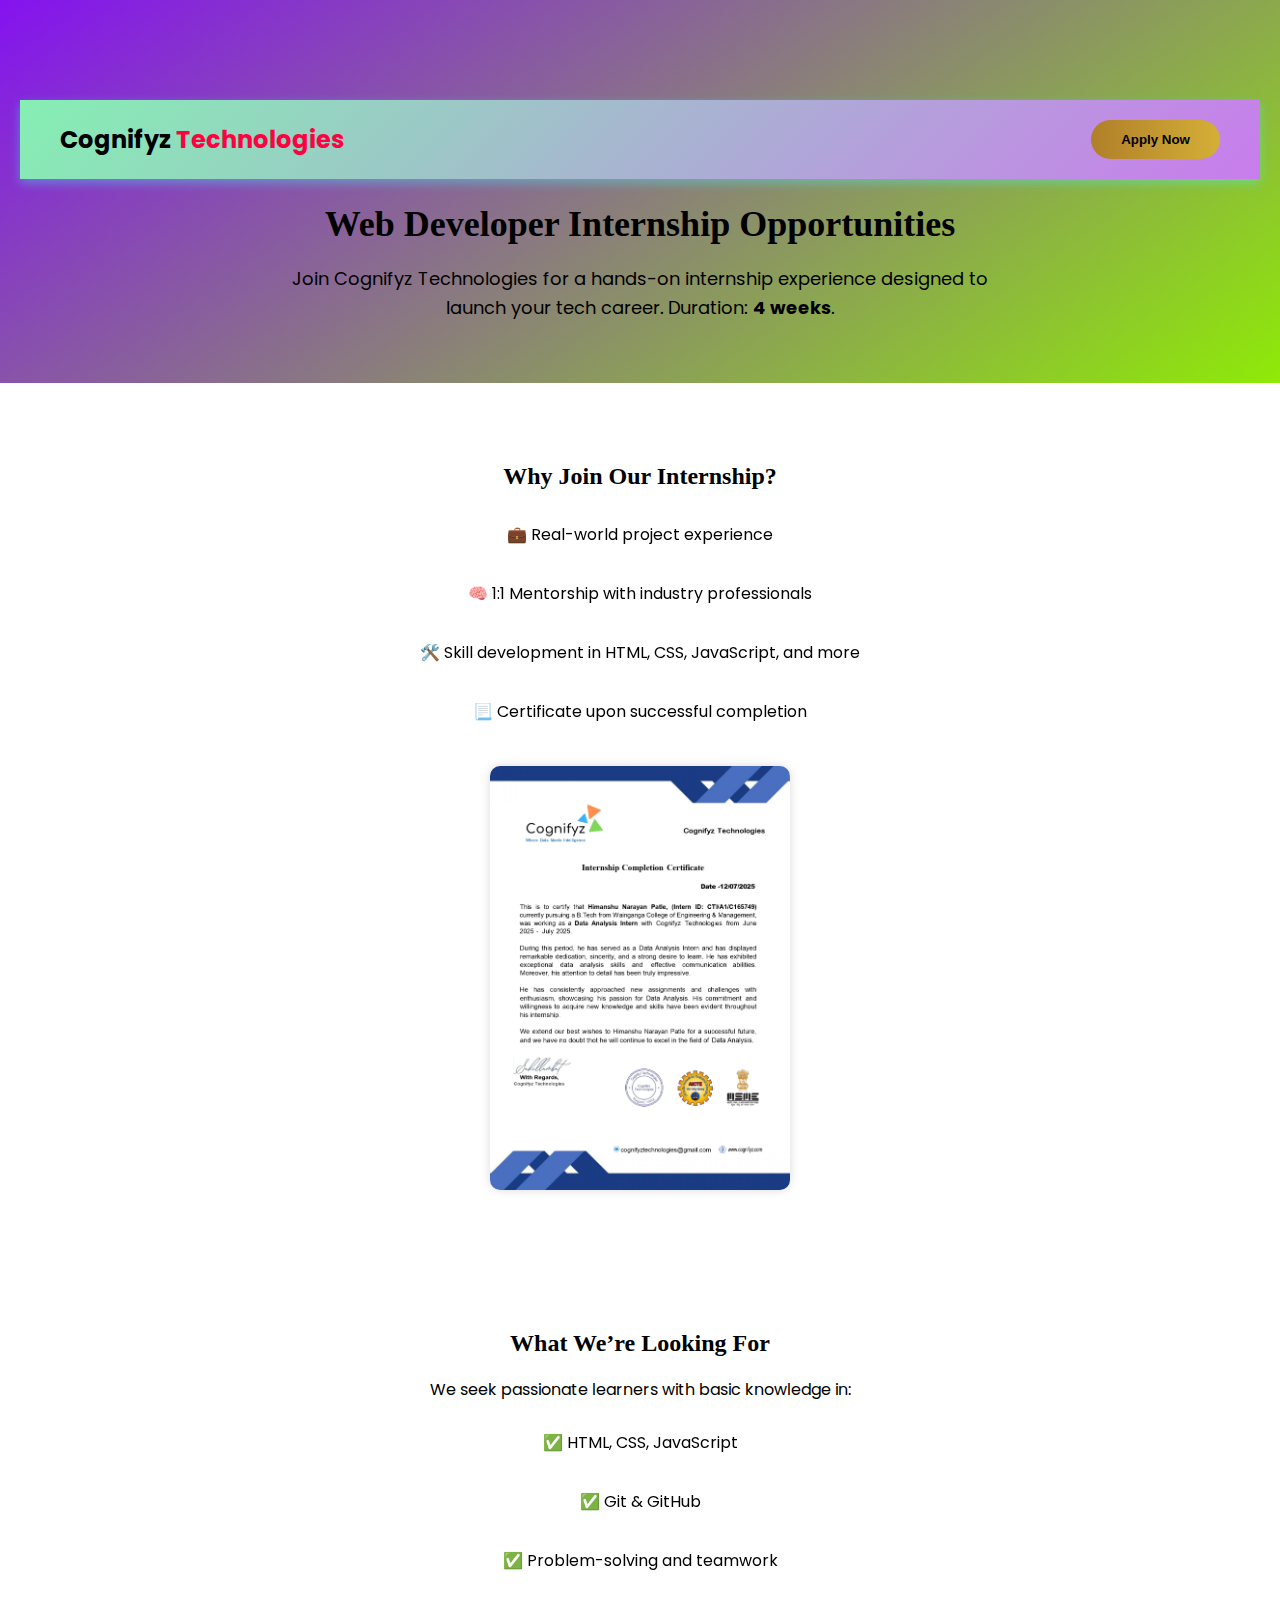
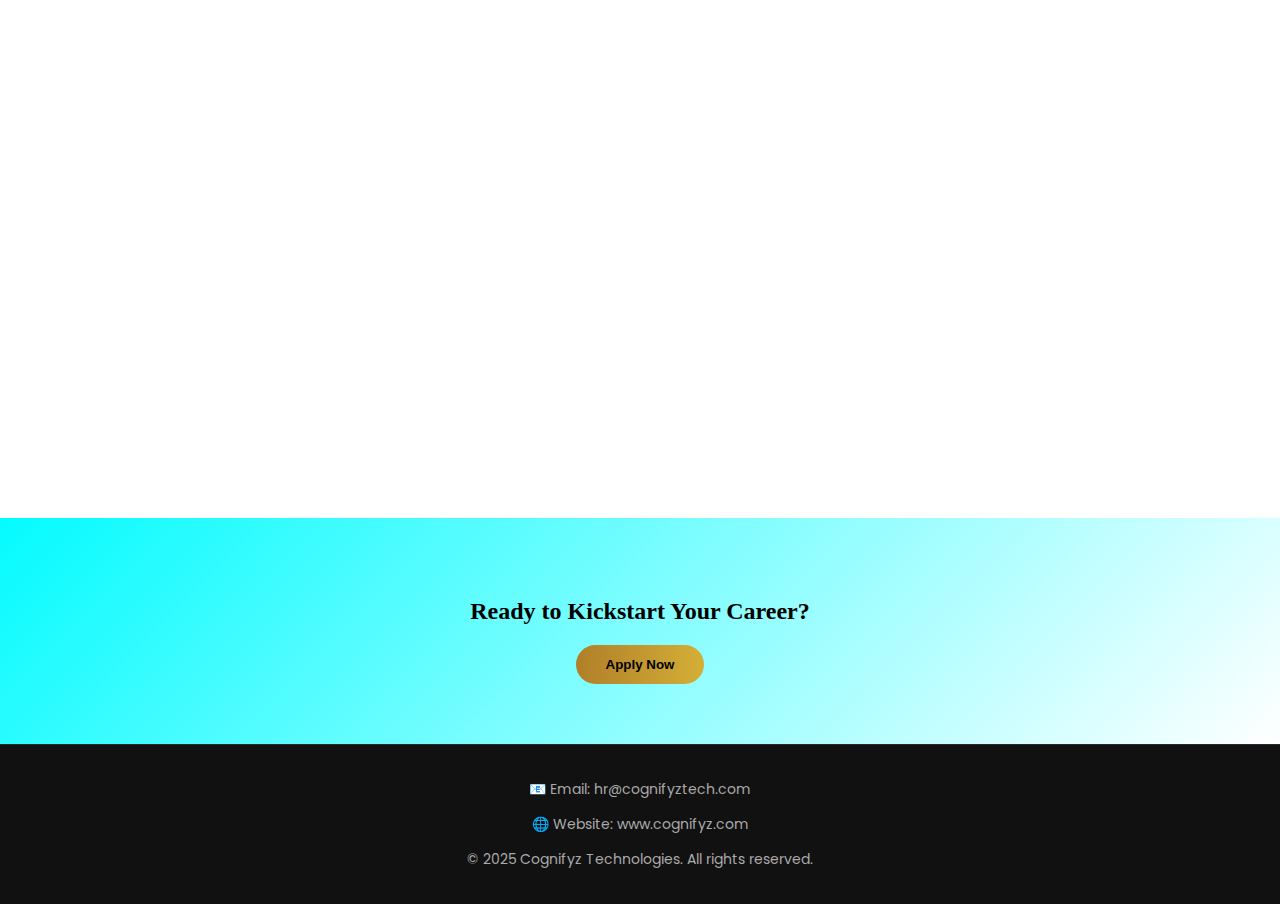
<file: Level-3/Task-2 Advanced/index.html>
<!DOCTYPE html>
<html lang="en">
<head>
  <meta charset="UTF-8" />
  <meta name="viewport" content="width=device-width, initial-scale=1.0"/>
  <title>Web Developer Internship | Cognifyz Technologies</title>
  <link href="https://fonts.googleapis.com/css2?family=Poppins:wght@300;500;700&display=swap" rel="stylesheet"/>
  <link rel="stylesheet" href="style.css"/>
  <style>
    .about-internship {
      padding: 40px 20px;
      background-color: #f9f9f9;
      text-align: center;
    }

    .about-internship p {
      font-size: 18px;
      max-width: 800px;
      margin: 0 auto 30px;
    }

    .gallery {
      display: flex;
      flex-wrap: wrap;
      justify-content: center;
      gap: 20px;
    }

    .gallery img {
      width: 300px;
      height: auto;
      border-radius: 10px;
      box-shadow: 0 0 10px rgba(0,0,0,0.15);
      transition: transform 0.3s ease;
    }

    .gallery img:hover {
      transform: scale(1.05);
    }
  </style>
</head>
<body>
  <header class="hero">
    <nav class="navbar">
      <div class="logo">Cognifyz <span style="color: #ff0040;">Technologies</span></div>
      <button class="cta-button" onclick="scrollToSection()">Apply Now</button>
    </nav>
    <div class="hero-content fade-in">
      <h1>Web Developer Internship Opportunities</h1>
      <p>Join Cognifyz Technologies for a hands-on internship experience designed to launch your tech career. Duration: <strong>4 weeks</strong>.</p>
    </div>
  </header>

  <section class="highlights slide-in">
    <h2>Why Join Our Internship?</h2>
    <ul>
      <li>💼 Real-world project experience</li>
      <li>🧠 1:1 Mentorship with industry professionals</li>
      <li>🛠️ Skill development in HTML, CSS, JavaScript, and more</li>
      <li>📃 Certificate upon successful completion</li>
    </ul>
    <div class="gallery">
      <img src="zz.jpg" alt="Team Collaboration" loading="lazy">
    </div>

  </section>

  <section class="qualifications fade-in">
    <h2>What We’re Looking For</h2>
    <p>We seek passionate learners with basic knowledge in:</p>
    <ul>
      <li>✅ HTML, CSS, JavaScript</li>
      <li>✅ Git & GitHub</li>
      <li>✅ Problem-solving and teamwork</li>
    </ul>
  </section>

  <!-- 🔽 New Section: Paragraph + Images -->
  <section class="about-internship fade-in">
    <h2>Life as an Intern at Cognifyz</h2>
    <p>
      Interns at Cognifyz work on real client projects, participate in brainstorming sessions, and collaborate with experienced mentors. This vibrant environment helps students grow both technically and professionally.
    </p>
    <div class="gallery">
      <img src="z1.jpg" alt="Team Collaboration" loading="lazy">
      <img src="z3.jpg" alt="Project Development" loading="lazy">
      <img src="z2.jpg" alt="Intern Workshop" loading="lazy">
    </div>
  </section>

  <section class="cta-section" id="apply">
    <h2>Ready to Kickstart Your Career?</h2>
    <button class="cta-button large bounce">Apply Now</button>
  </section>

  <footer>
    <p>📧 Email: hr@cognifyztech.com</p>
    <p>🌐 Website: <a href="https://www.cognifyz.com" target="_blank">www.cognifyz.com</a></p>
    <p>© 2025 Cognifyz Technologies. All rights reserved.</p>
  </footer>

  <script>
    function scrollToSection() {
      document.getElementById('apply').scrollIntoView({ behavior: 'smooth' });
    }

    // Intersection Observer for animation triggers
    const observer = new IntersectionObserver((entries) => {
      entries.forEach(entry => {
        if(entry.isIntersecting){
          entry.target.classList.add('visible');
        }
      });
    });

    document.querySelectorAll('.fade-in, .slide-in').forEach((el) => observer.observe(el));
  </script>
</body>
</html>
</file>
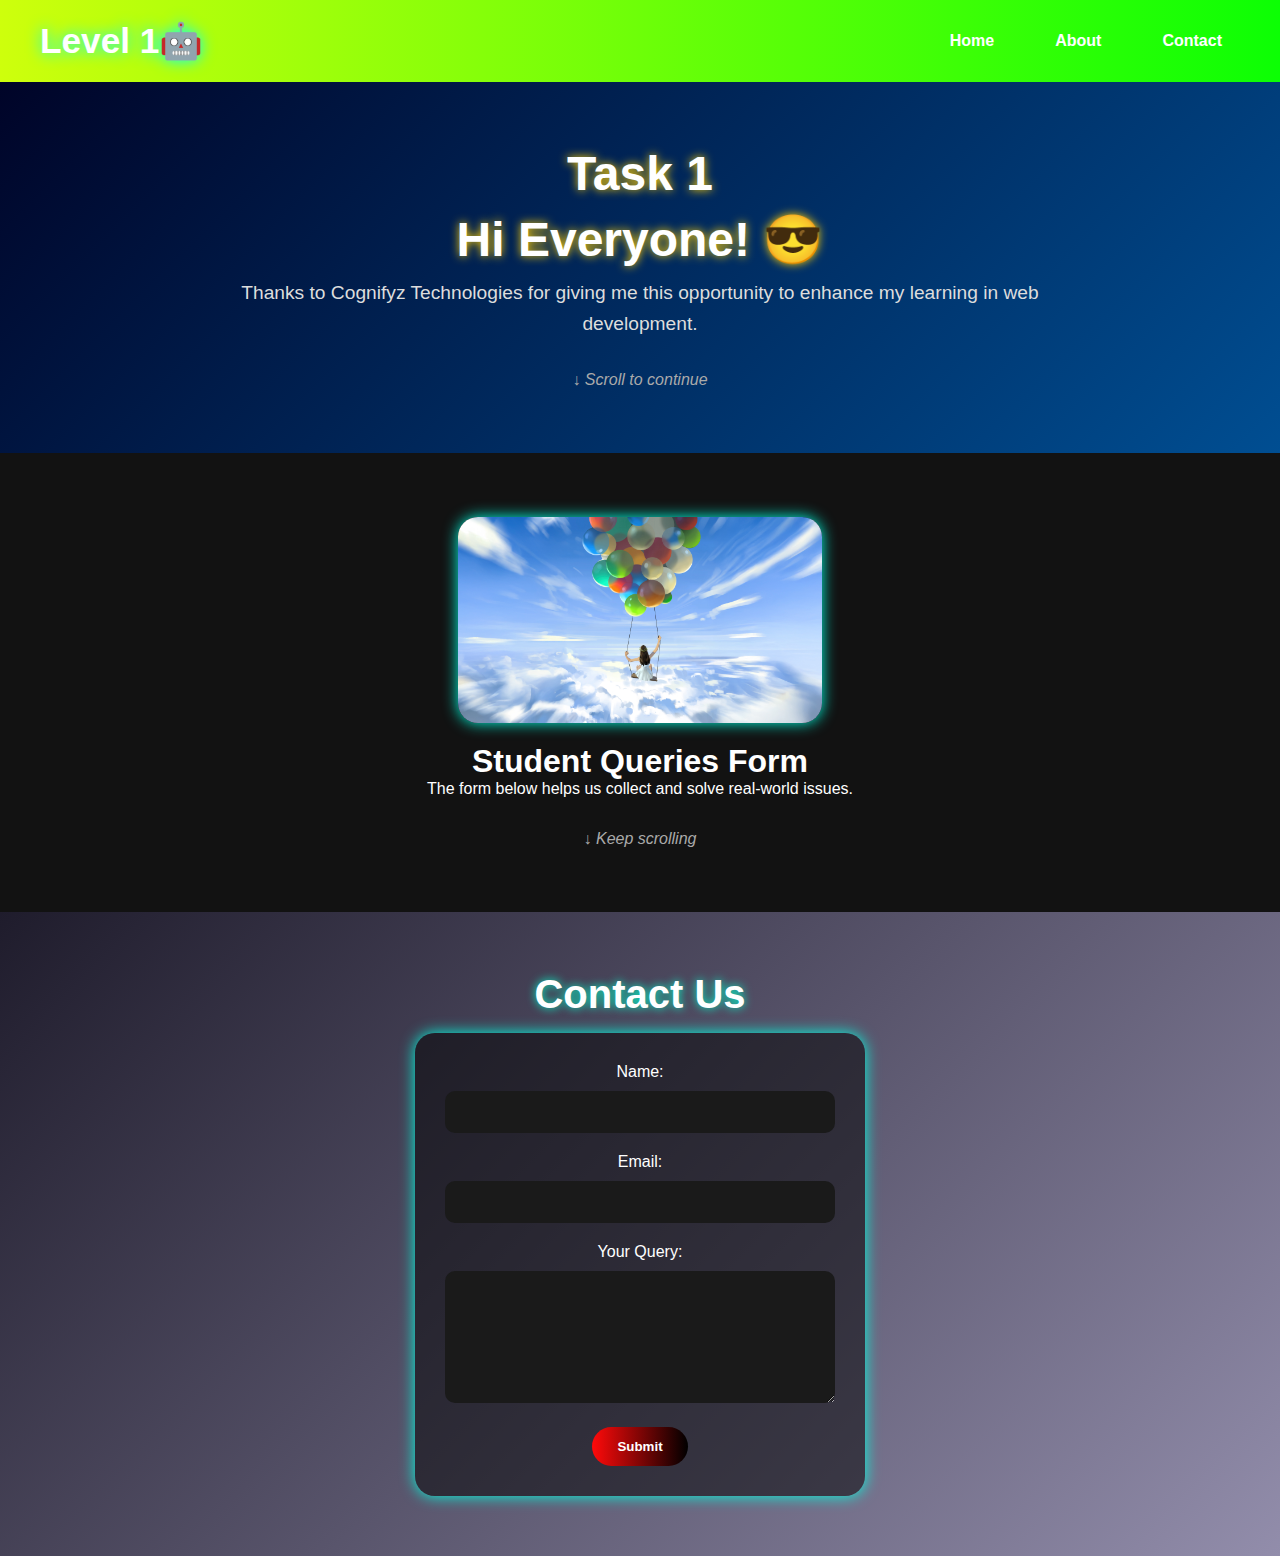
<file: Level-1/Task1.html>
<!DOCTYPE html>
<html lang="en">
<head>
  <meta charset="UTF-8" />
  <meta name="viewport" content="width=device-width, initial-scale=1.0"/>
  <title>Neon Glow Webpage</title>
  <style>
    * {
      margin: 0;
      padding: 0;
      box-sizing: border-box;
      scroll-behavior: smooth;
      font-family: 'Poppins', sans-serif;
    }

    body {
      background-color: #ffffff;
      color: #000000;
      overflow-x: hidden;
    }

    header {
      display: flex;
      justify-content: space-between;
      align-items: center;
      padding: 20px 40px;
      background: linear-gradient(90deg, #ceff0c, #0cff04);
      box-shadow: 0 0 15px rgba(255, 255, 255, 0.1);
      animation: rgbBorder 10s infinite linear;
    }

    .logo {
      font-size: 2.2rem;
      font-weight: 700;
      color: #fff;
      text-shadow: 0 0 15px #0ff;
    }

    ul {
      display: flex;
      list-style: none;
      gap: 25px;
    }

    a {
      color: #fff;
      text-decoration: none;
      font-weight: bold;
      padding: 10px 18px;
      border-radius: 8px;
      transition: 0.3s ease;
    }

    a:hover {
      background-color: rgba(0, 255, 55, 0.1);
      box-shadow: 0 0 10px #00ffe1;
    }

    section {
      padding: 4rem 2rem;
      text-align: center;
    }

    #sec1 {
      background: linear-gradient(135deg, #000428, #004e92);
      color: #fff;
      animation: glow 5s infinite ease-in-out;
    }

    #sec1 h1 {
      font-size: 3rem;
      text-shadow: 0 0 10px rgb(255, 208, 0);
      margin-bottom: 10px;
    }

    .para {
      max-width: 800px;
      margin: auto;
      font-size: 1.2rem;
      line-height: 1.6;
      color: #ddd;
    }

    .scroll {
      margin-top: 2rem;
      font-style: italic;
      color: #aaa;
    }

    #sec2 {
      background: #121212;
      color: #fff;
    }

    #sec2 img {
      width: 30%;
      border-radius: 20px;
      box-shadow: 0 0 15px #00ffe1;
      margin-bottom: 1rem;
    }

    #sec3 {
      background: linear-gradient(135deg, #1f1c2c, #928dab);
      color: #fff;
      padding: 60px 20px;
    }

    .form_title {
      font-size: 2.5rem;
      margin-bottom: 1rem;
      text-shadow: 0 0 10px #00ffcc;
    }

    form {
      background: rgba(0, 0, 0, 0.5);
      padding: 30px;
      border-radius: 20px;
      max-width: 450px;
      margin: auto;
      box-shadow: 0 0 15px #00ffe1;
    }

    input[type="text"],
    input[type="email"],
    textarea {
      width: 100%;
      padding: 12px;
      margin: 10px 0 20px;
      border: none;
      border-radius: 10px;
      background: #1a1a1a;
      color: #fff;
      font-size: 1rem;
    }

    input[type="submit"] {
      background: linear-gradient(to right, #ff0a0a, #000000);
      color: #fff;
      padding: 12px 25px;
      border: none;
      border-radius: 20px;
      cursor: pointer;
      font-weight: bold;
      transition: all 0.3s ease-in-out;
    }

    input[type="submit"]:hover {
      box-shadow: 0 0 20px #fff;
      transform: scale(1.05);
    }

    @keyframes rgbBorder {
      0% { box-shadow: 0 0 10px red; }
      25% { box-shadow: 0 0 10px lime; }
      50% { box-shadow: 0 0 10px cyan; }
      75% { box-shadow: 0 0 10px purple; }
      100% { box-shadow: 0 0 10px red; }
    }

    @keyframes glow {
      0%, 100% { text-shadow: 0 0 20px #0ff; }
      50% { text-shadow: 0 0 40px #f0f; }
    }

    @media screen and (max-width: 768px) {
      header {
        flex-direction: column;
        gap: 10px;
      }

      #sec2 img {
        width: 80%;
      }

      form {
        width: 90%;
      }

      .logo {
        font-size: 1.8rem;
      }
    }
  </style>
</head>
<body>

  <header>
    <div class="logo">Level 1🤖</div>
    <ul>
      <li><a href="#sec1">Home</a></li>
      <li><a href="#sec2">About</a></li>
      <li><a href="#insert the contact link" target="_blank">Contact</a></li>
    </ul>
  </header>

  <section id="sec1">
    <h1>Task 1</h1>
    <h1>Hi Everyone! 😎</h1>
    <p class="para">Thanks to Cognifyz Technologies for giving me this opportunity to enhance my learning in web development.</p>
    <p class="scroll">↓ Scroll to continue</p>
  </section>

  <section id="sec2">
    <img src="x.jpg" alt="Camera Photo" />
    <h1>Student Queries Form</h1>
    <p>The form below helps us collect and solve real-world issues.</p>
    <p class="scroll">↓ Keep scrolling</p>
  </section>

  <section id="sec3">
    <h1 class="form_title">Contact Us</h1>
    <form>
      <label for="name">Name:</label><br>
      <input type="text" id="name" name="name" /><br>

      <label for="email">Email:</label><br>
      <input type="email" id="email" name="email" /><br>

      <label for="quires">Your Query:</label><br>
      <textarea id="quires" name="quires" rows="6"></textarea><br>

      <center><input type="submit" value="Submit" /></center>
    </form>
  </section>

</body>
</html>
</file>
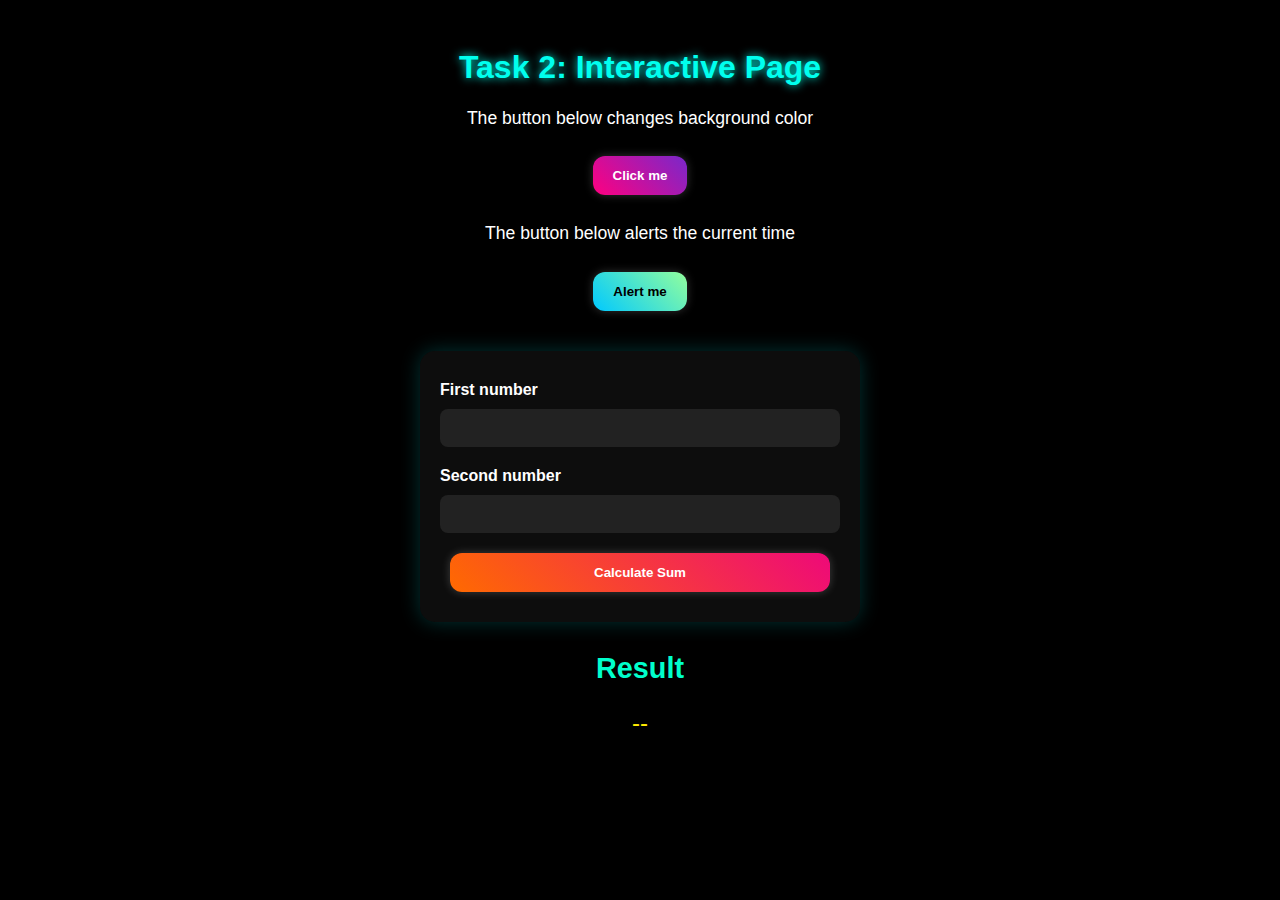
<file: Level-1/Task2.html>
<!DOCTYPE html>
<html lang="en">
<head>
  <meta charset="UTF-8" />
  <meta name="viewport" content="width=device-width, initial-scale=1.0"/>
  <title>Task2 - Interactive</title>
  <style>
    body {
      background-color: #000000;
      color: #ffffff;
      font-family: 'Poppins', sans-serif;
      padding: 20px;
    }

    h1 {
      text-align: center;
      color: #00ffee;
      text-shadow: 0 0 10px #00ffee;
    }

    .clicker1, .clicker, .clicker2 {
      color: white;
      padding: 12px 20px;
      margin: 10px;
      border-radius: 12px;
      border: none;
      font-weight: bold;
      cursor: pointer;
      transition: 0.3s ease;
      box-shadow: 0 0 10px rgba(255,255,255,0.2);
    }

    .clicker1 {
      background: linear-gradient(45deg, #ff0080, #7928ca);
    }

    .clicker1:hover {
      box-shadow: 0 0 20px #ff00ff;
    }

    .clicker2 {
      background: linear-gradient(45deg, #00c9ff, #92fe9d);
      color: #000;
    }

    .clicker2:hover {
      box-shadow: 0 0 20px #00ffe1;
    }

    .clicker {
      background: linear-gradient(45deg, #ff6a00, #ee0979);
    }

    .clicker:hover {
      box-shadow: 0 0 20px #ff6a00;
    }

    .calculator {
      display: flex;
      flex-direction: column;
      gap: 10px;
      max-width: 400px;
      margin: 30px auto;
      padding: 20px;
      border-radius: 15px;
      background-color: rgba(255, 255, 255, 0.05);
      box-shadow: 0 0 20px rgba(0, 255, 255, 0.2);
    }

    label {
      font-weight: bold;
      margin-top: 10px;
    }

    input[type="number"] {
      padding: 10px;
      border-radius: 8px;
      border: none;
      outline: none;
      font-size: 1rem;
      background-color: #222;
      color: white;
    }

    .Result {
      text-align: center;
      margin-top: 20px;
    }

    .Result h2 {
      font-size: 1.8rem;
      color: #00ffcc;
    }

    #output {
      font-size: 1.5rem;
      color: #ffea00;
      margin-top: 10px;
    }

    p {
      font-size: 1.1rem;
    }
  </style>
</head>
<body>

  <h1>Task 2: Interactive Page</h1>

  <center>
    <p>The button below changes background color</p>
    <button class="clicker1" onclick="changeBackground()">Click me</button>
  </center>

  <center>
    <p>The button below alerts the current time</p>
    <button class="clicker2" onclick="showTime()">Alert me</button>
  </center>

  <form class="calculator" onsubmit="calculate(event)">
    <label for="first_number">First number</label>
    <input type="number" id="first_number" required />

    <label for="second_number">Second number</label>
    <input type="number" id="second_number" required />

    <input type="submit" class="clicker" value="Calculate Sum" />
  </form>

  <div class="Result">
    <h2>Result</h2>
    <div id="output">--</div>
  </div>

  <script>
    function changeBackground() {
      const colors = ['#1a1a1a', '#001f3f', '#3d087b', '#004d4d', '#220022'];
      const rand = Math.floor(Math.random() * colors.length);
      document.body.style.backgroundColor = colors[rand];
    }

    function showTime() {
      const now = new Date();
      alert("Current Time: " + now.toLocaleTimeString());
    }

    function calculate(e) {
      e.preventDefault();
      const num1 = parseFloat(document.getElementById('first_number').value);
      const num2 = parseFloat(document.getElementById('second_number').value);
      const result = num1 + num2;
      document.getElementById('output').textContent = `Sum = ${result}`;
    }
  </script>

</body>
</html>
</file>
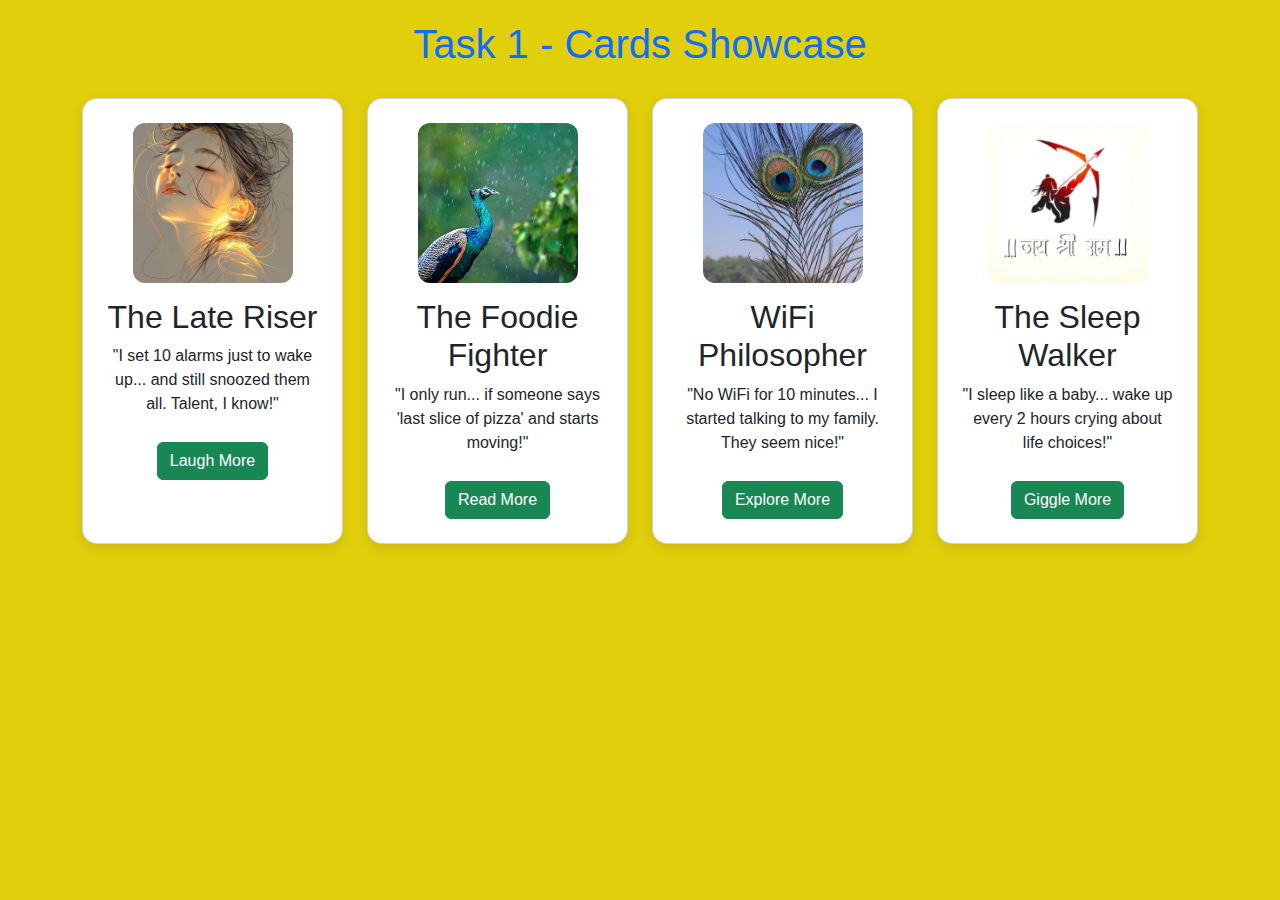
<file: Level-2/Task-1/Task1.html>
<!DOCTYPE html>
<html lang="en">
<head>
  <meta charset="UTF-8">
  <meta name="viewport" content="width=device-width, initial-scale=1.0">
  <title>Comedy Cards - Task1</title>
  <link href="https://cdn.jsdelivr.net/npm/bootstrap@5.0.2/dist/css/bootstrap.min.css" rel="stylesheet">
  <style>
    body {
      background-color: #e1cf0c;
      font-family: 'Segoe UI', Tahoma, Geneva, Verdana, sans-serif;
    }

    h1 {
      margin-top: 20px;
      margin-bottom: 30px;
    }

    .card {
      transition: transform 0.3s ease, box-shadow 0.3s ease;
      background-color: #ffffff;
      border-radius: 15px;
      box-shadow: 0 4px 12px rgba(0,0,0,0.1);
      height: 100%;
    }

    .card:hover {
      transform: scale(1.03);
      box-shadow: 0 6px 18px rgba(255, 187, 0, 0.2);
    }

    img {
      width: 10rem;
      height: 10rem;
      object-fit: cover;
      border-radius: 12px;
      display: block;
      margin: 0 auto 15px;
    }

    .btn-success {
      display: block;
      margin: 0 auto;
      margin-top: 10px;
    }

    p {
      text-align: center;
      font-weight: 500;
    }
  </style>
</head>
<body>
  <h1 class="text-center text-primary"> Task 1 - Cards Showcase</h1>

  <div class="container">
    <div class="row gx-4 gy-4">
      <div class="col-lg-3 col-md-6">
        <div class="card p-4">
          <img src="Assets/x1.jpg" alt="Funny Face 1">
          <h2 class="text-center">The Late Riser</h2>
          <p>"I set 10 alarms just to wake up... and still snoozed them all. Talent, I know!"</p>
          <a href="#" class="btn btn-success">Laugh More</a>
        </div>
      </div>

      <div class="col-lg-3 col-md-6">
        <div class="card p-4">
          <img src="Assets/x4.jpg" alt="Funny Face 2">
          <h2 class="text-center">The Foodie Fighter</h2>
          <p>"I only run... if someone says 'last slice of pizza' and starts moving!"</p>
          <a href="#" class="btn btn-success">Read More</a>
        </div>
      </div>

      <div class="col-lg-3 col-md-6">
        <div class="card p-4">
          <img src="Assets/x2.jpg" alt="Funny Face 3">
          <h2 class="text-center">WiFi Philosopher</h2>
          <p>"No WiFi for 10 minutes... I started talking to my family. They seem nice!"</p>
          <a href="#" class="btn btn-success">Explore More</a>
        </div>
      </div>

      <div class="col-lg-3 col-md-6">
        <div class="card p-4">
          <img src="Assets/x3.jpg" alt="Funny Face 4">
          <h2 class="text-center">The Sleep Walker</h2>
          <p>"I sleep like a baby... wake up every 2 hours crying about life choices!"</p>
          <a href="#" class="btn btn-success">Giggle More</a>
        </div>
      </div>
    </div>
  </div>

  <script src="https://cdn.jsdelivr.net/npm/bootstrap@5.0.2/dist/js/bootstrap.bundle.min.js"></script>
</body>
</html>
</file>
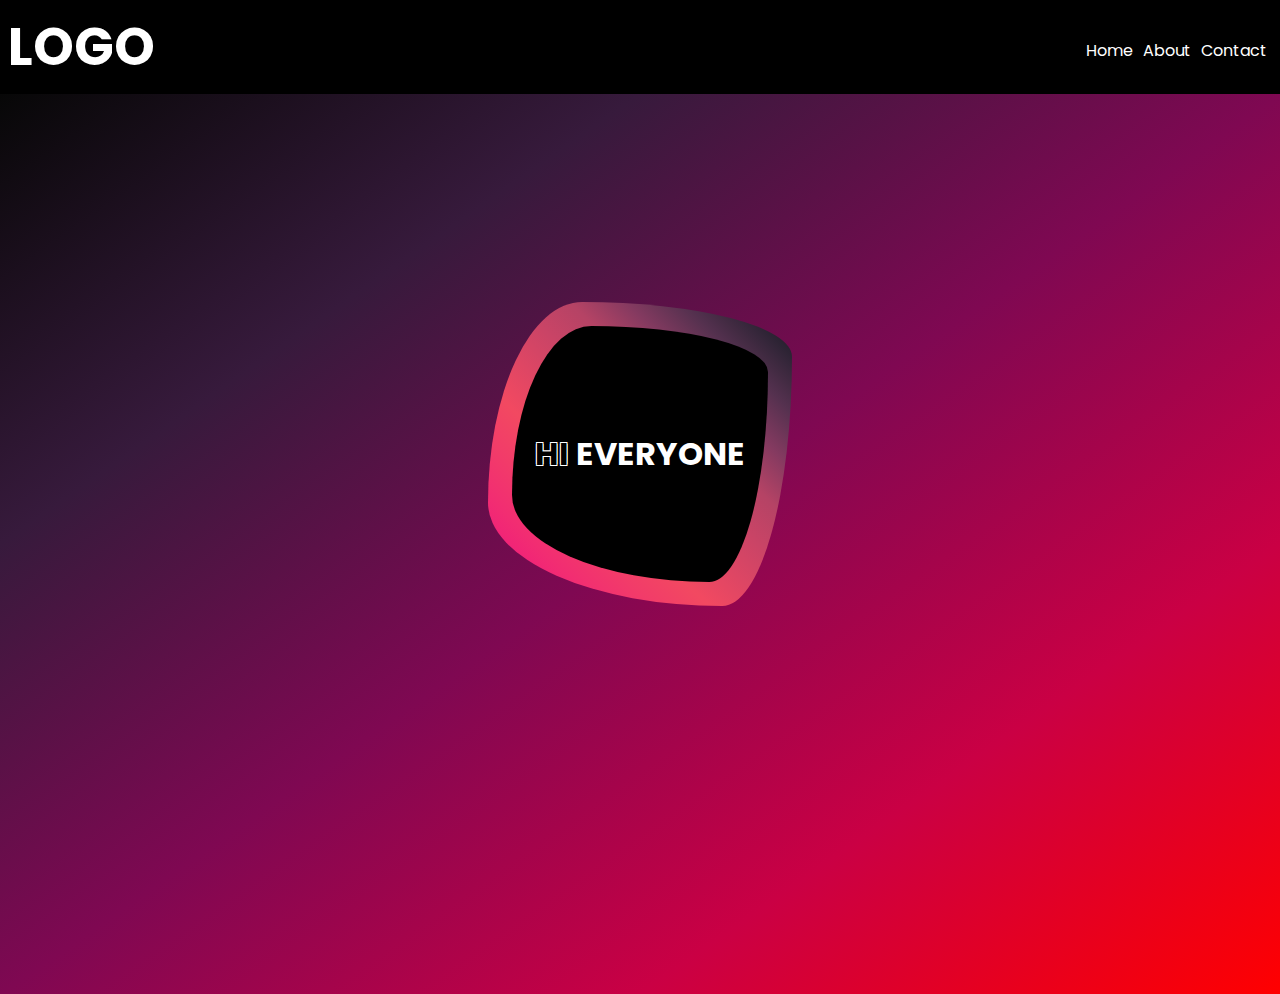
<file: Level-2/Task-2/Task2.html>
<!DOCTYPE html>
<html lang="en">
<head>
    <meta charset="UTF-8">
    <meta name="viewport" content="width=device-width, initial-scale=1.0">
    <link rel="stylesheet" href="style.css">
    <title>Document</title>
    <link rel="stylesheet" href="https://cdnjs.cloudflare.com/ajax/libs/font-awesome/6.4.2/css/all.min.css" integrity="sha512-z3gLpd7yknf1YoNbCzqRKc4qyor8gaKU1qmn+CShxbuBusANI9QpRohGBreCFkKxLhei6S9CQXFEbbKuqLg0DA==" crossorigin="anonymous" referrerpolicy="no-referrer" />
</head>
<body>
    <header>
        <nav>
            <h1>LOGO</h1>
            <i class="fa-solid fa-bars "id="dash" style="color: #ffffff; " onclick="clickfn()"></i>
            <ul class="lg-block">
             
                <li><a href="#">Home</a></li>
                <li><a href="#">About</a></li>
                <li><a href="#">Contact</a></li>
            </ul>
            
        </nav>
        <ul class="sm-block">
            <li><a href="#">Home</a></li>
            <li><a href="#">About</a></li>
            <li><a href="#">Contact</a></li>
    </ul>
    </header>
    
    
    <section id="home">
        <h1 class="title">HI <span class="everyone">EVERYONE</span><i class="fa-brands fa-pagelines" style="color: #ffffff;"></i></h1>
        <div class="circle1"></div>
        <div class="circle"></div>
        <div class="circle2"></div>

    </section>
    <script src="into.js"></script>
</body>
</html>
</file>
<file: Level-3/Task-2 Advanced/style.css>
<style>
  :root {
    --bg-dark: #e3e3e3;
    --gold: #d4af37;
    --white: #ffffff;
    --glass-bg: #ffffff;
    --border-glow: rgba(212, 175, 55, 0.4);
  }

  body {
    font-family: 'Poppins', sans-serif;
    margin: 0;
    background: var(--bg-dark);
    color: var(--white);
  }

  h1, h2 {
    font-family: 'Playfair Display', serif;
    color: var(--gold);
    margin-bottom: 20px;
  }

  .navbar {
    display: flex;
    justify-content: space-between;
    align-items: center;
    background: linear-gradient(135deg, #85efb3, #c97ced);
    padding: 20px 40px;
    box-shadow: 0 4px 10px rgba(65, 242, 255, 0.4);
  }

  .logo {
    font-size: 24px;
    font-weight: bold;
    color: var(--white);
  }

  .hero {
    background: linear-gradient(145deg, #8512f0, #8fea07);
    text-align: center;
    padding: 100px 20px 60px;
  }

  .hero-content h1 {
    font-size: 36px;
    margin-bottom: 20px;
  }

  .hero-content p {
    font-size: 18px;
    max-width: 700px;
    margin: 0 auto;
    line-height: 1.6;
  }

  .cta-button {
    background: linear-gradient(to right, #b07f29, #d4af37);
    color: black;
    border: none;
    padding: 12px 30px;
    font-weight: bold;
    border-radius: 30px;
    cursor: pointer;
    transition: transform 0.3s ease, box-shadow 0.3s ease;
  }

  .cta-button:hover {
    transform: scale(1.05);
    box-shadow: 0 0 20px var(--gold);
  }

  .highlights, .qualifications, .about-internship, .cta-section {
    padding: 60px 30px;
    text-align: center;
    background: var(--bg-dark);
  }

  .highlights ul, .qualifications ul {
    list-style: none;
    padding: 0;
    max-width: 800px;
    margin: 0 auto;
  }

  .highlights ul li, .qualifications ul li {
    background: var(--glass-bg);
    backdrop-filter: blur(10px);
    margin: 10px 0;
    padding: 12px 20px;
    border-radius: 10px;
    border: 1px solid var(--border-glow);
    transition: background 0.3s ease;
  }

  .gallery {
    display: flex;
    flex-wrap: wrap;
    justify-content: center;
    gap: 25px;
    margin-top: 30px;
  }

  .gallery img {
    width: 280px;
    height: auto;
    border-radius: 15px;
    box-shadow: 0 0 15px rgba(212, 175, 55, 0.2);
    transition: transform 0.4s ease;
    border: 1px solid var(--border-glow);
  }

  .gallery img:hover {
    transform: scale(1.08);
  }

  .cta-section {
    background: linear-gradient(135deg, #04fbff, #ffffff);
    padding: 60px 20px;
  }

  footer {
    background: #111;
    text-align: center;
    padding: 20px 10px;
    font-size: 14px;
    color: #aaa;
    border-top: 1px solid #2a2a2a;
  }

  footer a {
    color: var(--gold);
    text-decoration: none;
  }

  .fade-in, .slide-in {
    opacity: 0;
    transform: translateY(30px);
    transition: opacity 1s ease, transform 1s ease;
  }

  .visible {
    opacity: 1;
    transform: translateY(0);
  }

  @media (max-width: 768px) {
    .gallery img {
      width: 90%;
    }

    .navbar {
      flex-direction: column;
      gap: 10px;
    }
  }
</style>
</file>
<file: Level-2/Task-2/style.css>
@import url('https://fonts.googleapis.com/css2?family=Poppins:ital,wght@0,100;0,200;0,300;0,400;0,500;0,600;0,700;0,800;0,900;1,100;1,200;1,300;1,400;1,500;1,600;1,700;1,800;1,900&display=swap');
*{
    padding: 0;
    margin: 0;
    box-sizing: border-box;

}
body{
    font-family: 'poppins';
    font-size:26px;
    overflow-x: hidden;
}
nav{
    background-color: #000;
    color: #fff;
    display: flex;
    justify-content: space-between;
    padding: 8px;
}
.lg-block{
    display: flex;
    align-items: center;
    

}
li{
    list-style-type: none;
    padding: 5px;
    

}
li a{
    text-decoration: none;
    color: #fff;
    font-size: 16px;
}


#home{
    position: relative;
    background-image: linear-gradient(to right bottom, #070707, #371a3c, #7f0852, #ca0044, #ff0000);
    z-index: -6;

}
section{
    height: 100vh;
    width: 100%;
    
    
}
.circle{
    position: absolute;
    background-color: rgb(0, 0, 0);
    width: 16rem;
    height: 16rem;
    border-radius: 100%;
    z-index: -1;
    top: 40%;
    left: 50%;
    transform: translate(-50%, -50%);
    border-radius: 31% 69% 23% 77% / 66% 18% 82% 34%
                    

}


.circle2{
    position: absolute;
    background-image: linear-gradient(to right top, #ec0086, #f01c7b, #f22d72, #f23c69, #f24961, #de4664, #ca4466, #b54365, #843a60, #55314f, #2e2435, #141414);
    width: 19rem;
    height: 19rem;
    border-radius: 100%;
    z-index: -2;
    top: 40%;
    left: 50%;
    transform: translate(-50%, -50%);
    border-radius: 31% 69% 23% 77% / 66% 18% 82% 34%
                    
}
#dash{
    display: none;
    align-self: center;
}
.sm-block{
    display: none;
    color: #fff;
    background-color: #000;
}
.title{
    /* margin: 6rem 1rem; */
    font-size: 2rem;
    padding: 5rem;
    text-shadow: 
    -1px -1px 0 #fff, /* Top-left shadow */
     1px -1px 0 #fff, /* Top-right shadow */
    -1px  1px 0 #fff, /* Bottom-left shadow */
     1px  1px 0 #fff;
     text-align: center;
     position: absolute;
     top: 40%;
     left: 50%;
     transform: translate(-50%, -50%);

}
.everyone{
    color: #fff;
    text-shadow: 
    -1px -1px 0 #000, /* Top-left shadow */
     1px -1px 0 #000, /* Top-right shadow */
    -1px  1px 0 #000, /* Bottom-left shadow */
     1px  1px 0 #000; 
}
@media screen and (max-width:600px) {
    .sm-block{
        display: none;
        color: #fff;
        background-color: #000;
    }
    #dash{
        display: block;
        align-self: center;
    }
    .lg-block{
        display: none;
        align-items: center;
        
    
    }
    
}
</file>
